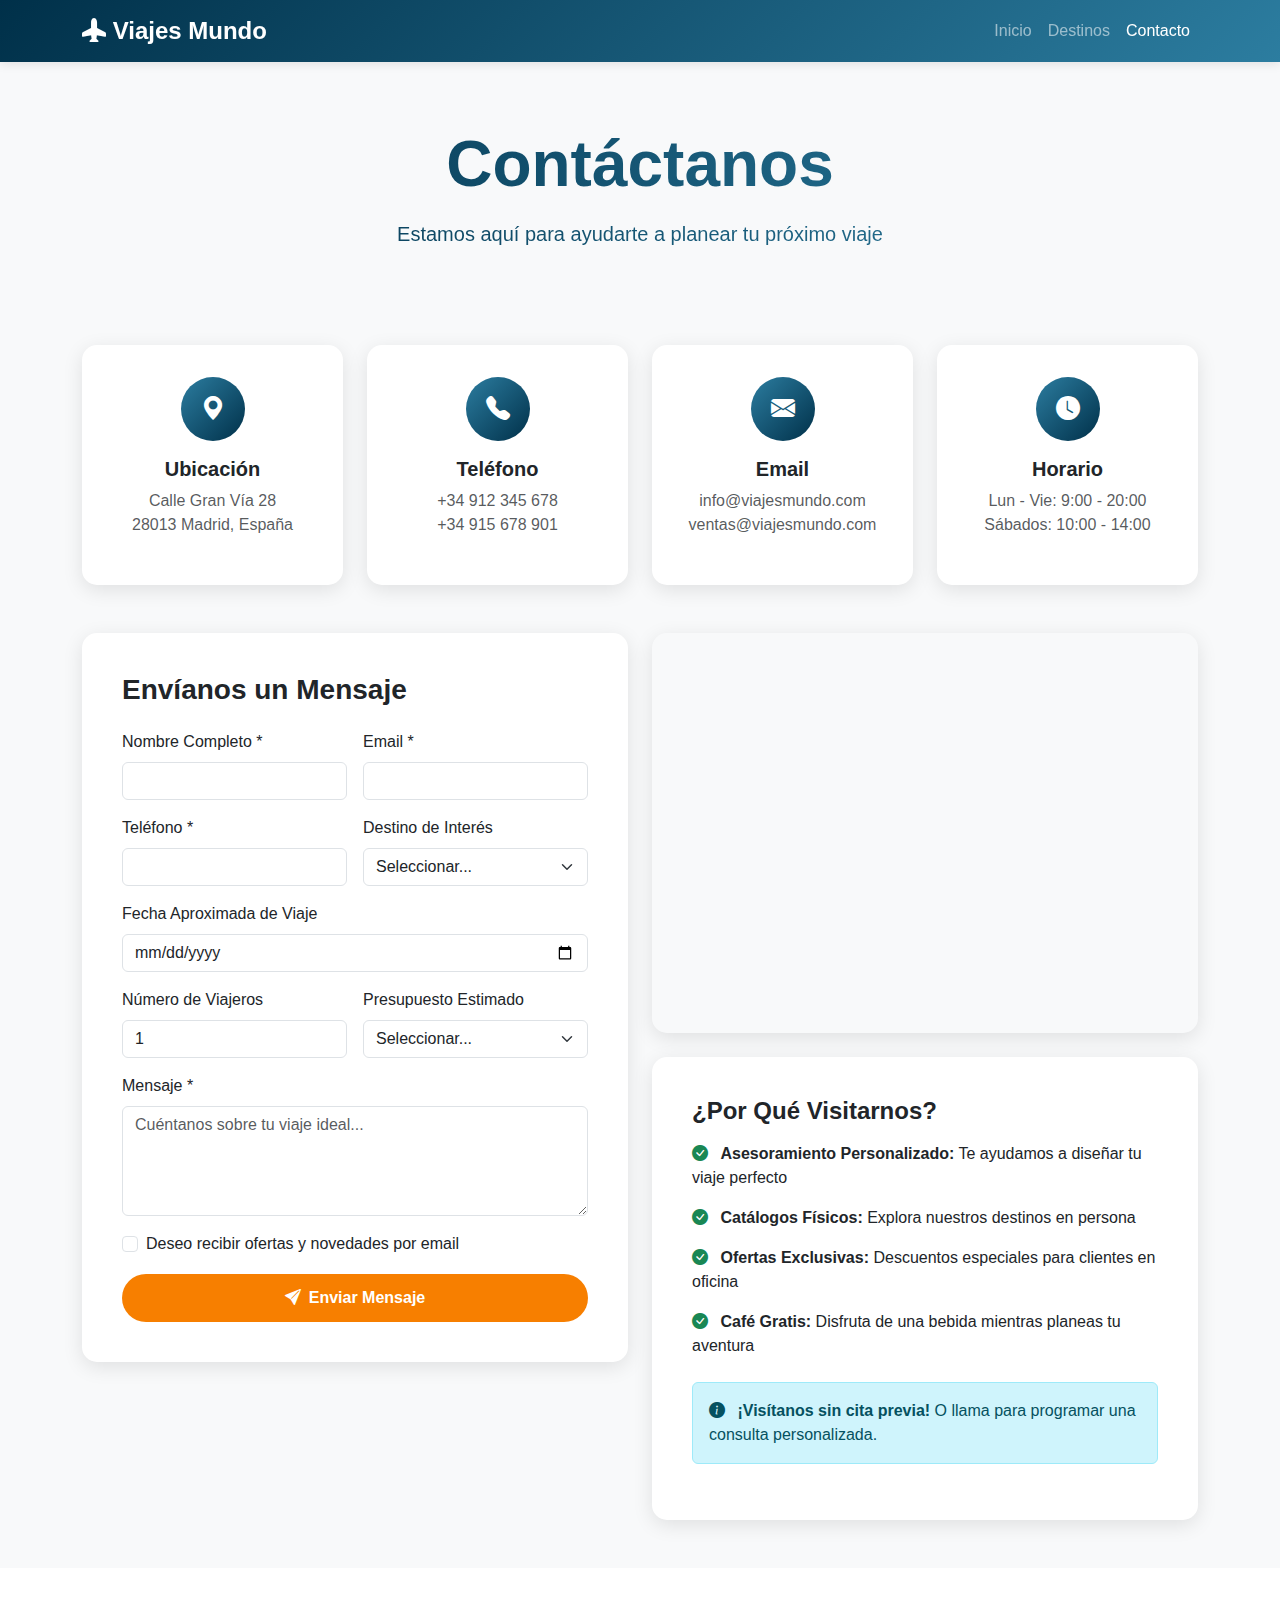
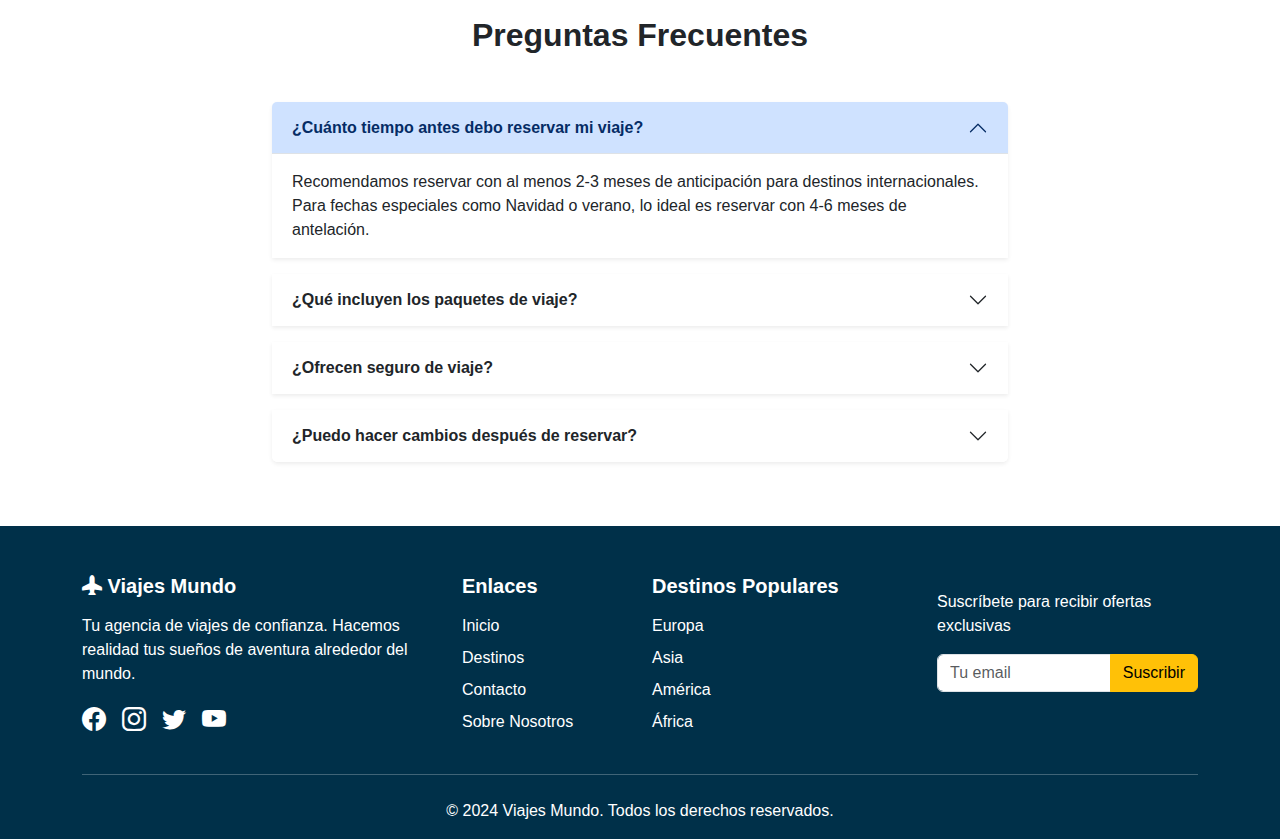
<file: pages/contacto.html>
<!DOCTYPE html>
<html lang="es">

<head>
    <meta charset="UTF-8">
    <meta name="viewport" content="width=device-width, initial-scale=1.0">
    <title>Contacto - Viajes Mundo - Agencia de Viajes</title>
    <link href="https://cdn.jsdelivr.net/npm/bootstrap@5.3.0/dist/css/bootstrap.min.css" rel="stylesheet">
    <link rel="stylesheet" href="https://cdn.jsdelivr.net/npm/bootstrap-icons@1.10.0/font/bootstrap-icons.css">
    <link rel="stylesheet" href="../css/style.css">
</head>

<body class="pages-page">
    <nav class="navbar navbar-expand-lg navbar-dark sticky-top">
        <div class="container">
            <a class="navbar-brand" href="../index.html">
                <i class="bi bi-airplane-fill"></i> Viajes Mundo
            </a>
            <button class="navbar-toggler" type="button" data-bs-toggle="collapse" data-bs-target="#navbarNav">
                <span class="navbar-toggler-icon"></span>
            </button>
            <div class="collapse navbar-collapse" id="navbarNav">
                <ul class="navbar-nav ms-auto">
                    <li class="nav-item">
                        <a class="nav-link" href="../index.html">Inicio</a>
                    </li>
                    <li class="nav-item">
                        <a class="nav-link" href="destinos.html">Destinos</a>
                    </li>
                    <li class="nav-item">
                        <a class="nav-link active" href="contacto.html">Contacto</a>
                    </li>
                </ul>
            </div>
        </div>
    </nav>

    <!-- Page Header -->
    <div class="page-header">
        <div class="container">
            <h1 class="display-3 fw-bold mb-3">Contáctanos</h1>
            <p class="lead">Estamos aquí para ayudarte a planear tu próximo viaje</p>
        </div>
    </div>

    <!-- Información de Contacto -->
    <section class="py-5">
        <div class="container">
            <div class="row g-4 mb-5">
                <div class="col-md-6 col-lg-3">
                    <div class="contact-info-card text-center">
                        <div class="contact-icon mx-auto">
                            <i class="bi bi-geo-alt-fill"></i>
                        </div>
                        <h5 class="fw-bold mb-2">Ubicación</h5>
                        <p class="text-muted">Calle Gran Vía 28<br>28013 Madrid, España</p>
                    </div>
                </div>
                <div class="col-md-6 col-lg-3">
                    <div class="contact-info-card text-center">
                        <div class="contact-icon mx-auto">
                            <i class="bi bi-telephone-fill"></i>
                        </div>
                        <h5 class="fw-bold mb-2">Teléfono</h5>
                        <p class="text-muted">+34 912 345 678<br>+34 915 678 901</p>
                    </div>
                </div>
                <div class="col-md-6 col-lg-3">
                    <div class="contact-info-card text-center">
                        <div class="contact-icon mx-auto">
                            <i class="bi bi-envelope-fill"></i>
                        </div>
                        <h5 class="fw-bold mb-2">Email</h5>
                        <p class="text-muted">info@viajesmundo.com<br>ventas@viajesmundo.com</p>
                    </div>
                </div>
                <div class="col-md-6 col-lg-3">
                    <div class="contact-info-card text-center">
                        <div class="contact-icon mx-auto">
                            <i class="bi bi-clock-fill"></i>
                        </div>
                        <h5 class="fw-bold mb-2">Horario</h5>
                        <p class="text-muted">Lun - Vie: 9:00 - 20:00<br>Sábados: 10:00 - 14:00</p>
                    </div>
                </div>
            </div>

            <!-- Formulario y Mapa -->
            <div class="row g-4">
                <div class="col-lg-6">
                    <div class="contact-form">
                        <h3 class="fw-bold mb-4">Envíanos un Mensaje</h3>
                        <form id="contactForm">
                            <div class="row g-3">
                                <div class="col-md-6">
                                    <label class="form-label">Nombre Completo *</label>
                                    <input type="text" class="form-control" required>
                                </div>
                                <div class="col-md-6">
                                    <label class="form-label">Email *</label>
                                    <input type="email" class="form-control" required>
                                </div>
                                <div class="col-md-6">
                                    <label class="form-label">Teléfono *</label>
                                    <input type="tel" class="form-control" required>
                                </div>
                                <div class="col-md-6">
                                    <label class="form-label">Destino de Interés</label>
                                    <select class="form-select">
                                        <option selected>Seleccionar...</option>
                                        <option>Europa</option>
                                        <option>Asia</option>
                                        <option>América</option>
                                        <option>África</option>
                                        <option>Oceanía</option>
                                    </select>
                                </div>
                                <div class="col-12">
                                    <label class="form-label">Fecha Aproximada de Viaje</label>
                                    <input type="date" class="form-control">
                                </div>
                                <div class="col-md-6">
                                    <label class="form-label">Número de Viajeros</label>
                                    <input type="number" class="form-control" min="1" value="1">
                                </div>
                                <div class="col-md-6">
                                    <label class="form-label">Presupuesto Estimado</label>
                                    <select class="form-select">
                                        <option selected>Seleccionar...</option>
                                        <option>Menos de $1,000</option>
                                        <option>$1,000 - $2,000</option>
                                        <option>$2,000 - $3,000</option>
                                        <option>Más de $3,000</option>
                                    </select>
                                </div>
                                <div class="col-12">
                                    <label class="form-label">Mensaje *</label>
                                    <textarea class="form-control" rows="4" required
                                        placeholder="Cuéntanos sobre tu viaje ideal..."></textarea>
                                </div>
                                <div class="col-12">
                                    <div class="form-check">
                                        <input class="form-check-input" type="checkbox" id="newsletter">
                                        <label class="form-check-label" for="newsletter">
                                            Deseo recibir ofertas y novedades por email
                                        </label>
                                    </div>
                                </div>
                                <div class="col-12">
                                    <button type="submit" class="btn btn-custom">
                                        <i class="bi bi-send-fill me-2"></i>Enviar Mensaje
                                    </button>
                                </div>
                            </div>
                        </form>
                    </div>
                </div>
                <div class="col-lg-6">
                    <div class="map-container mb-4">
                        <iframe
                            src="https://www.google.com/maps/embed?pb=!1m18!1m12!1m3!1d3037.0883723850393!2d-3.7037901999999996!3d40.416775!2m3!1f0!2f0!3f0!3m2!1i1024!2i768!4f13.1!3m3!1m2!1s0xd422997800a3c81%3A0xc436dec1618c2269!2sMadrid%2C%20Spain!5e0!3m2!1sen!2s!4v1234567890123!5m2!1sen!2s"
                            width="100%" height="100%" style="border:0;" allowfullscreen="" loading="lazy">
                        </iframe>
                    </div>
                    <div class="contact-form">
                        <h4 class="fw-bold mb-3">¿Por Qué Visitarnos?</h4>
                        <ul class="list-unstyled">
                            <li class="mb-3">
                                <i class="bi bi-check-circle-fill text-success me-2"></i>
                                <strong>Asesoramiento Personalizado:</strong> Te ayudamos a diseñar tu viaje perfecto
                            </li>
                            <li class="mb-3">
                                <i class="bi bi-check-circle-fill text-success me-2"></i>
                                <strong>Catálogos Físicos:</strong> Explora nuestros destinos en persona
                            </li>
                            <li class="mb-3">
                                <i class="bi bi-check-circle-fill text-success me-2"></i>
                                <strong>Ofertas Exclusivas:</strong> Descuentos especiales para clientes en oficina
                            </li>
                            <li class="mb-3">
                                <i class="bi bi-check-circle-fill text-success me-2"></i>
                                <strong>Café Gratis:</strong> Disfruta de una bebida mientras planeas tu aventura
                            </li>
                        </ul>
                        <div class="alert alert-info mt-4">
                            <i class="bi bi-info-circle-fill me-2"></i>
                            <strong>¡Visítanos sin cita previa!</strong> O llama para programar una consulta
                            personalizada.
                        </div>
                    </div>
                </div>
            </div>
        </div>
    </section>

    <!-- Preguntas Frecuentes -->
    <section class="py-5 bg-white">
        <div class="container">
            <h2 class="text-center fw-bold mb-5">Preguntas Frecuentes</h2>
            <div class="row">
                <div class="col-lg-8 mx-auto">
                    <div class="accordion" id="faqAccordion">
                        <div class="accordion-item mb-3 border-0 shadow-sm">
                            <h2 class="accordion-header">
                                <button class="accordion-button fw-bold" type="button" data-bs-toggle="collapse"
                                    data-bs-target="#faq1">
                                    ¿Cuánto tiempo antes debo reservar mi viaje?
                                </button>
                            </h2>
                            <div id="faq1" class="accordion-collapse collapse show" data-bs-parent="#faqAccordion">
                                <div class="accordion-body">
                                    Recomendamos reservar con al menos 2-3 meses de anticipación para destinos
                                    internacionales. Para fechas especiales como Navidad o verano, lo ideal es reservar
                                    con 4-6 meses de antelación.
                                </div>
                            </div>
                        </div>
                        <div class="accordion-item mb-3 border-0 shadow-sm">
                            <h2 class="accordion-header">
                                <button class="accordion-button collapsed fw-bold" type="button"
                                    data-bs-toggle="collapse" data-bs-target="#faq2">
                                    ¿Qué incluyen los paquetes de viaje?
                                </button>
                            </h2>
                            <div id="faq2" class="accordion-collapse collapse" data-bs-parent="#faqAccordion">
                                <div class="accordion-body">
                                    Nuestros paquetes típicamente incluyen vuelos, alojamiento, algunos traslados y
                                    tours seleccionados. Cada paquete es diferente y personalizable según tus
                                    necesidades.
                                </div>
                            </div>
                        </div>
                        <div class="accordion-item mb-3 border-0 shadow-sm">
                            <h2 class="accordion-header">
                                <button class="accordion-button collapsed fw-bold" type="button"
                                    data-bs-toggle="collapse" data-bs-target="#faq3">
                                    ¿Ofrecen seguro de viaje?
                                </button>
                            </h2>
                            <div id="faq3" class="accordion-collapse collapse" data-bs-parent="#faqAccordion">
                                <div class="accordion-body">
                                    Sí, ofrecemos diferentes opciones de seguros de viaje que cubren cancelaciones,
                                    emergencias médicas, pérdida de equipaje y más.
                                </div>
                            </div>
                        </div>
                        <div class="accordion-item mb-3 border-0 shadow-sm">
                            <h2 class="accordion-header">
                                <button class="accordion-button collapsed fw-bold" type="button"
                                    data-bs-toggle="collapse" data-bs-target="#faq4">
                                    ¿Puedo hacer cambios después de reservar?
                                </button>
                            </h2>
                            <div id="faq4" class="accordion-collapse collapse" data-bs-parent="#faqAccordion">
                                <div class="accordion-body">
                                    Dependiendo del tipo de tarifa y las políticas de las aerolíneas/hoteles, es posible
                                    hacer cambios. Algunos pueden tener cargos adicionales. Te asesoramos en cada caso.
                                </div>
                            </div>
                        </div>
                    </div>
                </div>
            </div>
        </div>
    </section>

    <!-- Footer -->
    <footer>
        <div class="container">
            <div class="row g-4">
                <div class="col-lg-4 col-md-6">
                    <h5 class="fw-bold mb-3"><i class="bi bi-airplane-fill"></i> Viajes Mundo</h5>
                    <p>Tu agencia de viajes de confianza. Hacemos realidad tus sueños de aventura alrededor del mundo.
                    </p>
                    <div class="d-flex gap-3 mt-3">
                        <a href="#" class="text-white fs-4"><i class="bi bi-facebook"></i></a>
                        <a href="#" class="text-white fs-4"><i class="bi bi-instagram"></i></a>
                        <a href="#" class="text-white fs-4"><i class="bi bi-twitter"></i></a>
                        <a href="#" class="text-white fs-4"><i class="bi bi-youtube"></i></a>
                    </div>
                </div>
                <div class="col-lg-2 col-md-6">
                    <h5 class="fw-bold mb-3">Enlaces</h5>
                    <ul class="list-unstyled footer-links">
                        <li class="mb-2"><a href="../index.html">Inicio</a></li>
                        <li class="mb-2"><a href="destinos.html">Destinos</a></li>
                        <li class="mb-2"><a href="contacto.html">Contacto</a></li>
                        <li class="mb-2"><a href="#">Sobre Nosotros</a></li>
                    </ul>
                </div>
                <div class="col-lg-3 col-md-6">
                    <h5 class="fw-bold mb-3">Destinos Populares</h5>
                    <ul class="list-unstyled footer-links">
                        <li class="mb-2"><a href="#">Europa</a></li>
                        <li class="mb-2"><a href="#">Asia</a></li>
                        <li class="mb-2"><a href="#">América</a></li>
                        <li class="mb-2"><a href="#">África</a></li>
                    </ul>
                </div>
                <div class="col-lg-3 col-md-6">
                    <h5 class="fw-bold mb-3"></h5>
                    <p>Suscríbete para recibir ofertas exclusivas</p>
                    <div class="input-group">
                        <input type="email" class="form-control" placeholder="Tu email">
                        <button class="btn btn-warning" type="button">Suscribir</button>
                    </div>
                </div>
            </div>
            <hr class="my-4 bg-light">
            <div class="text-center">
                <p class="mb-0">&copy; 2024 Viajes Mundo. Todos los derechos reservados.</p>
            </div>
        </div>
    </footer>

    <script src="https://cdn.jsdelivr.net/npm/bootstrap@5.3.0/dist/js/bootstrap.bundle.min.js"></script>
    <script>
        // Validación del formulario
        document.getElementById('contactForm').addEventListener('submit', function (e) {
            e.preventDefault();
            alert('¡Gracias por tu mensaje! Nos pondremos en contacto contigo pronto.');
            this.reset();
        });
    </script>
</body>

</html>
</file>
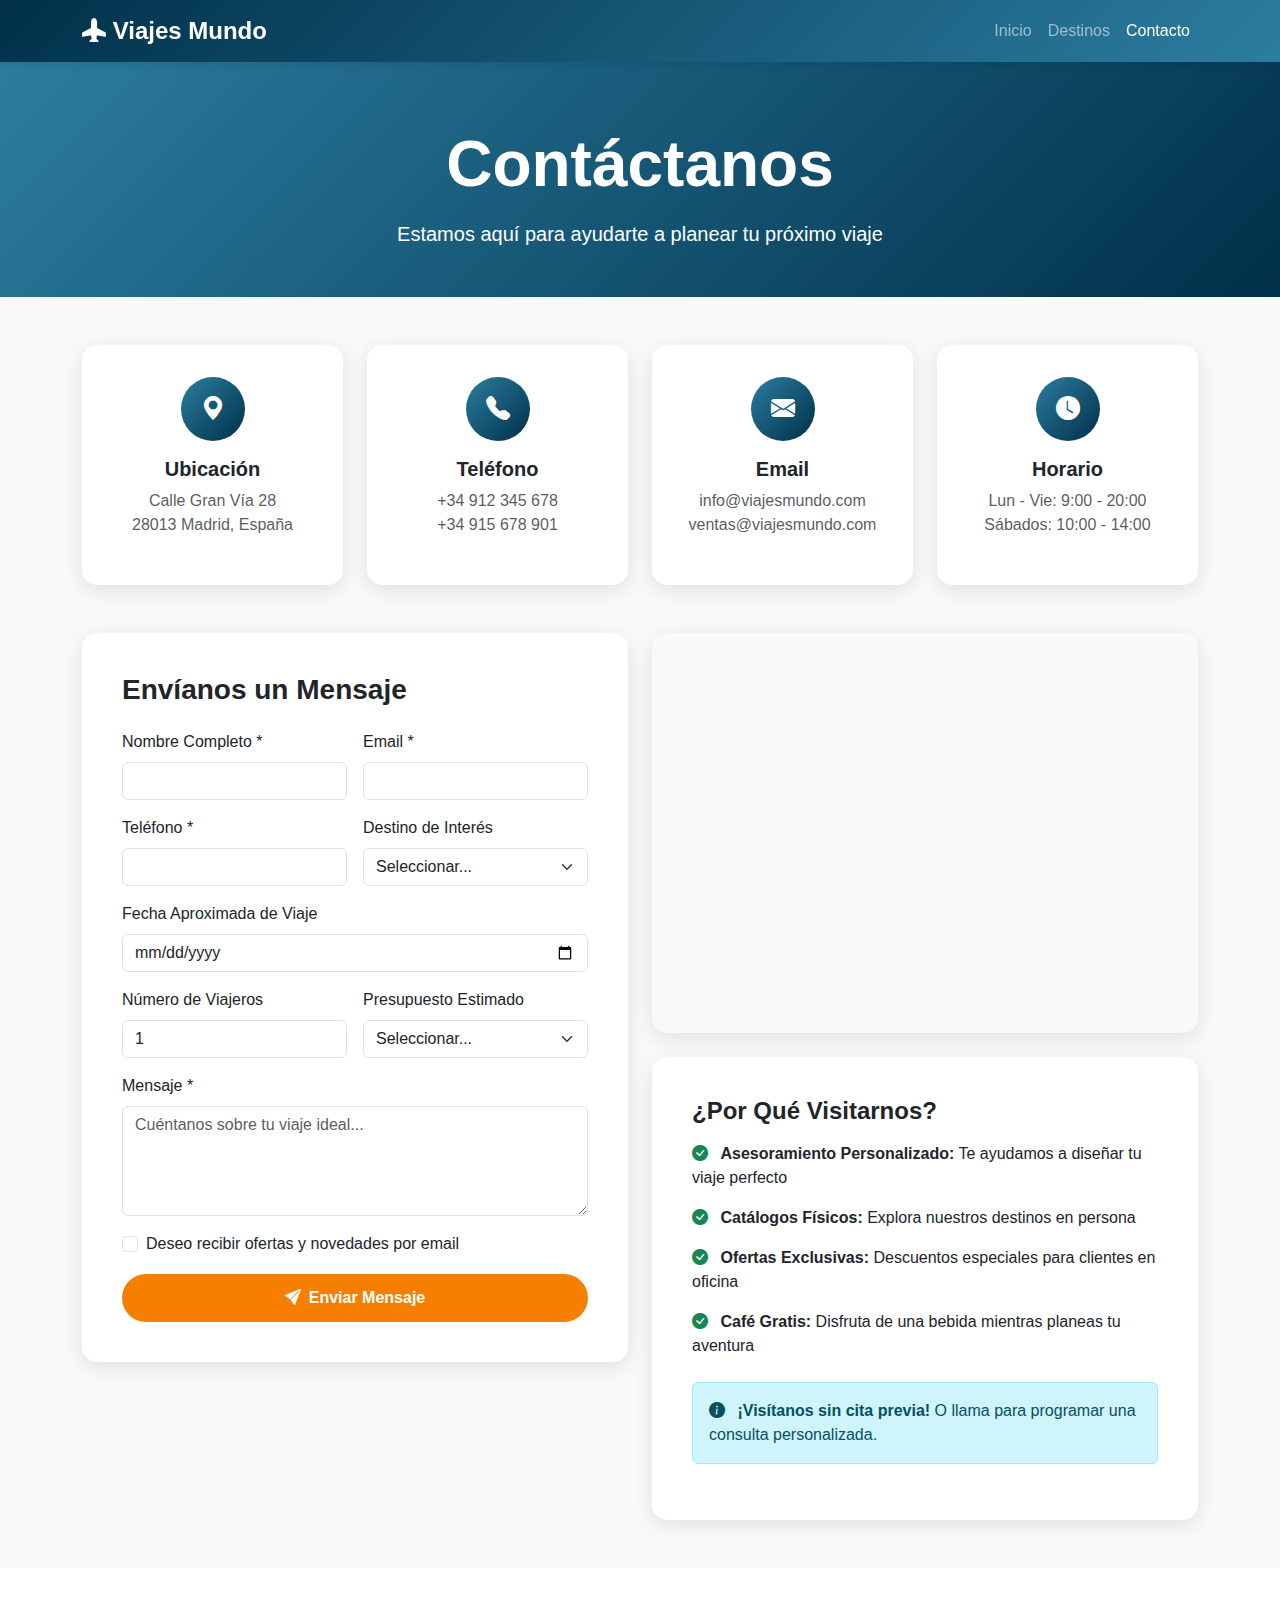
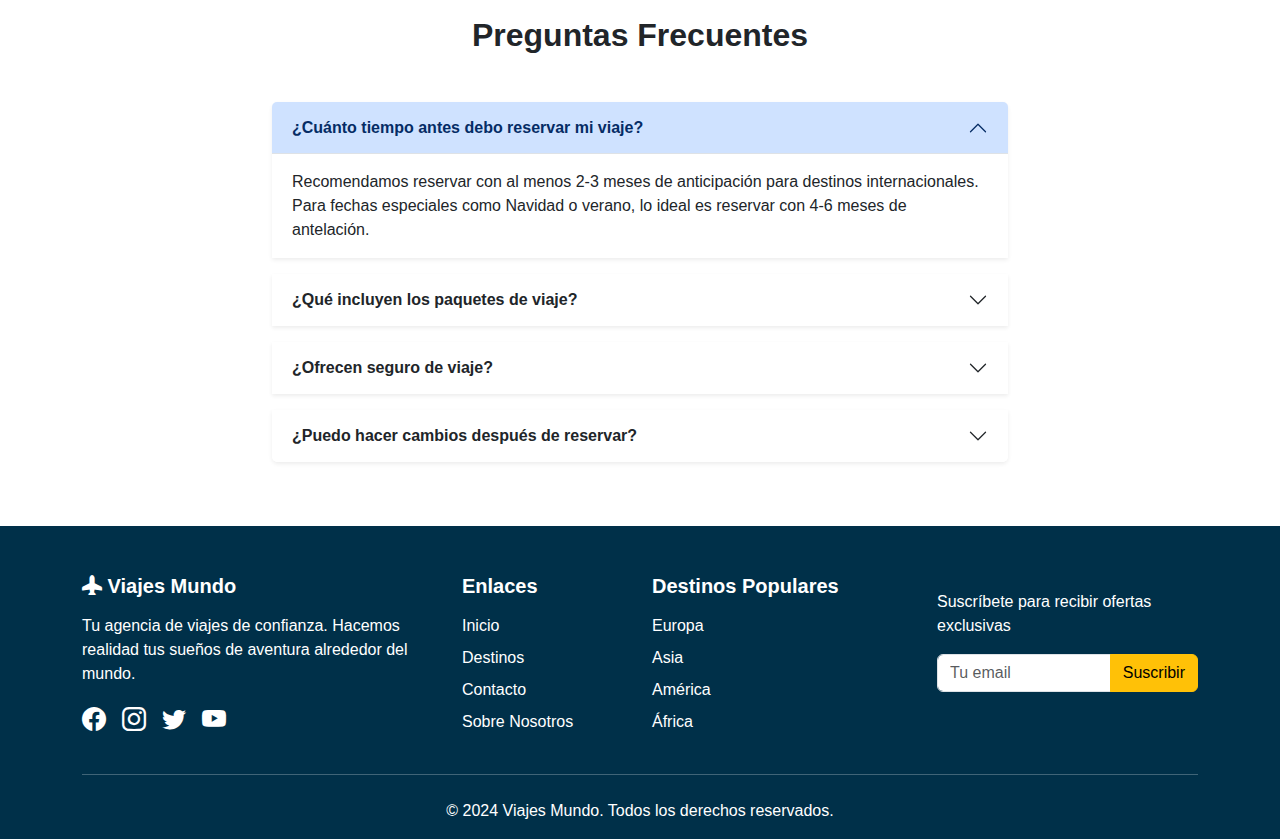
<file: Paginas/Contacto.html>
<!DOCTYPE html>
<html lang="es">
<head>
    <meta charset="UTF-8">
    <meta name="viewport" content="width=device-width, initial-scale=1.0">
    <title>Contacto - Viajes Mundo - Agencia de Viajes</title>
    <link href="https://cdn.jsdelivr.net/npm/bootstrap@5.3.0/dist/css/bootstrap.min.css" rel="stylesheet">
    <link rel="stylesheet" href="https://cdn.jsdelivr.net/npm/bootstrap-icons@1.10.0/font/bootstrap-icons.css">
    <style>
        :root {
            --primary-color: #2c7da0;
            --secondary-color: #f77f00;
            --dark-color: #003049;
        }
       
        body {
            font-family: 'Segoe UI', Tahoma, Geneva, Verdana, sans-serif;
            background-color: #f8f9fa;
        }
       
        .navbar {
            background: linear-gradient(135deg, var(--dark-color), var(--primary-color));
            box-shadow: 0 2px 10px rgba(0,0,0,0.1);
        }
       
        .navbar-brand {
            font-weight: bold;
            font-size: 1.5rem;
        }
       
        .page-header {
            background: linear-gradient(135deg, var(--primary-color), var(--dark-color));
            color: white;
            padding: 4rem 0 2rem;
            text-align: center;
        }
       
        .contact-form {
            background-color: white;
            padding: 2.5rem;
            border-radius: 15px;
            box-shadow: 0 5px 20px rgba(0,0,0,0.1);
        }
       
        .contact-info-card {
            background-color: white;
            padding: 2rem;
            border-radius: 15px;
            box-shadow: 0 5px 20px rgba(0,0,0,0.1);
            height: 100%;
            transition: transform 0.3s ease;
        }
       
        .contact-info-card:hover {
            transform: translateY(-5px);
        }
       
        .contact-icon {
            width: 4rem;
            height: 4rem;
            background: linear-gradient(135deg, var(--primary-color), var(--dark-color));
            border-radius: 50%;
            display: flex;
            align-items: center;
            justify-content: center;
            color: white;
            font-size: 1.5rem;
            margin-bottom: 1rem;
        }
       
        .map-container {
            height: 25rem;
            border-radius: 15px;
            overflow: hidden;
            box-shadow: 0 5px 20px rgba(0,0,0,0.1);
        }
       
        .btn-custom {
            background-color: var(--secondary-color);
            color: white;
            padding: 0.75rem 2rem;
            border-radius: 50px;
            border: none;
            font-weight: bold;
            transition: all 0.3s ease;
            width: 100%;
        }
       
        .btn-custom:hover {
            background-color: #dc2f02;
            transform: scale(1.02);
            color: white;
        }
       
        .form-control:focus, .form-select:focus {
            border-color: var(--primary-color);
            box-shadow: 0 0 0 0.2rem rgba(44, 125, 160, 0.25);
        }
       
        footer {
            background-color: var(--dark-color);
            color: white;
            padding: 3rem 0 1rem;
        }
       
        .footer-links a {
            color: white;
            text-decoration: none;
            transition: color 0.3s ease;
        }
       
        .footer-links a:hover {
            color: var(--secondary-color);
        }
       
        @media (max-width: 768px) {
            .map-container {
                height: 18rem;
            }
           
            .contact-form {
                padding: 1.5rem;
            }
        }
    </style>
</head>
<body>
    <nav class="navbar navbar-expand-lg navbar-dark sticky-top">
        <div class="container">
            <a class="navbar-brand" href="index.html">
                <i class="bi bi-airplane-fill"></i> Viajes Mundo
            </a>
            <button class="navbar-toggler" type="button" data-bs-toggle="collapse" data-bs-target="#navbarNav">
                <span class="navbar-toggler-icon"></span>
            </button>
            <div class="collapse navbar-collapse" id="navbarNav">
                <ul class="navbar-nav ms-auto">
                    <li class="nav-item">
                        <a class="nav-link" href="index.html">Inicio</a>
                    </li>
                    <li class="nav-item">
                        <a class="nav-link" href="destinos.html">Destinos</a>
                    </li>
                    <li class="nav-item">
                        <a class="nav-link active" href="contacto.html">Contacto</a>
                    </li>
                </ul>
            </div>
        </div>
    </nav>

    <!-- Page Header -->
    <div class="page-header">
        <div class="container">
            <h1 class="display-3 fw-bold mb-3">Contáctanos</h1>
            <p class="lead">Estamos aquí para ayudarte a planear tu próximo viaje</p>
        </div>
    </div>

    <!-- Información de Contacto -->
    <section class="py-5">
        <div class="container">
            <div class="row g-4 mb-5">
                <div class="col-md-6 col-lg-3">
                    <div class="contact-info-card text-center">
                        <div class="contact-icon mx-auto">
                            <i class="bi bi-geo-alt-fill"></i>
                        </div>
                        <h5 class="fw-bold mb-2">Ubicación</h5>
                        <p class="text-muted">Calle Gran Vía 28<br>28013 Madrid, España</p>
                    </div>
                </div>
                <div class="col-md-6 col-lg-3">
                    <div class="contact-info-card text-center">
                        <div class="contact-icon mx-auto">
                            <i class="bi bi-telephone-fill"></i>
                        </div>
                        <h5 class="fw-bold mb-2">Teléfono</h5>
                        <p class="text-muted">+34 912 345 678<br>+34 915 678 901</p>
                    </div>
                </div>
                <div class="col-md-6 col-lg-3">
                    <div class="contact-info-card text-center">
                        <div class="contact-icon mx-auto">
                            <i class="bi bi-envelope-fill"></i>
                        </div>
                        <h5 class="fw-bold mb-2">Email</h5>
                        <p class="text-muted">info@viajesmundo.com<br>ventas@viajesmundo.com</p>
                    </div>
                </div>
                <div class="col-md-6 col-lg-3">
                    <div class="contact-info-card text-center">
                        <div class="contact-icon mx-auto">
                            <i class="bi bi-clock-fill"></i>
                        </div>
                        <h5 class="fw-bold mb-2">Horario</h5>
                        <p class="text-muted">Lun - Vie: 9:00 - 20:00<br>Sábados: 10:00 - 14:00</p>
                    </div>
                </div>
            </div>

            <!-- Formulario y Mapa -->
            <div class="row g-4">
                <div class="col-lg-6">
                    <div class="contact-form">
                        <h3 class="fw-bold mb-4">Envíanos un Mensaje</h3>
                        <form id="contactForm">
                            <div class="row g-3">
                                <div class="col-md-6">
                                    <label class="form-label">Nombre Completo *</label>
                                    <input type="text" class="form-control" required>
                                </div>
                                <div class="col-md-6">
                                    <label class="form-label">Email *</label>
                                    <input type="email" class="form-control" required>
                                </div>
                                <div class="col-md-6">
                                    <label class="form-label">Teléfono *</label>
                                    <input type="tel" class="form-control" required>
                                </div>
                                <div class="col-md-6">
                                    <label class="form-label">Destino de Interés</label>
                                    <select class="form-select">
                                        <option selected>Seleccionar...</option>
                                        <option>Europa</option>
                                        <option>Asia</option>
                                        <option>América</option>
                                        <option>África</option>
                                        <option>Oceanía</option>
                                    </select>
                                </div>
                                <div class="col-12">
                                    <label class="form-label">Fecha Aproximada de Viaje</label>
                                    <input type="date" class="form-control">
                                </div>
                                <div class="col-md-6">
                                    <label class="form-label">Número de Viajeros</label>
                                    <input type="number" class="form-control" min="1" value="1">
                                </div>
                                <div class="col-md-6">
                                    <label class="form-label">Presupuesto Estimado</label>
                                    <select class="form-select">
                                        <option selected>Seleccionar...</option>
                                        <option>Menos de $1,000</option>
                                        <option>$1,000 - $2,000</option>
                                        <option>$2,000 - $3,000</option>
                                        <option>Más de $3,000</option>
                                    </select>
                                </div>
                                <div class="col-12">
                                    <label class="form-label">Mensaje *</label>
                                    <textarea class="form-control" rows="4" required placeholder="Cuéntanos sobre tu viaje ideal..."></textarea>
                                </div>
                                <div class="col-12">
                                    <div class="form-check">
                                        <input class="form-check-input" type="checkbox" id="newsletter">
                                        <label class="form-check-label" for="newsletter">
                                            Deseo recibir ofertas y novedades por email
                                        </label>
                                    </div>
                                </div>
                                <div class="col-12">
                                    <button type="submit" class="btn btn-custom">
                                        <i class="bi bi-send-fill me-2"></i>Enviar Mensaje
                                    </button>
                                </div>
                            </div>
                        </form>
                    </div>
                </div>
                <div class="col-lg-6">
                    <div class="map-container mb-4">
                        <iframe
                            src="https://www.google.com/maps/embed?pb=!1m18!1m12!1m3!1d3037.0883723850393!2d-3.7037901999999996!3d40.416775!2m3!1f0!2f0!3f0!3m2!1i1024!2i768!4f13.1!3m3!1m2!1s0xd422997800a3c81%3A0xc436dec1618c2269!2sMadrid%2C%20Spain!5e0!3m2!1sen!2s!4v1234567890123!5m2!1sen!2s"
                            width="100%"
                            height="100%"
                            style="border:0;"
                            allowfullscreen=""
                            loading="lazy">
                        </iframe>
                    </div>
                    <div class="contact-form">
                        <h4 class="fw-bold mb-3">¿Por Qué Visitarnos?</h4>
                        <ul class="list-unstyled">
                            <li class="mb-3">
                                <i class="bi bi-check-circle-fill text-success me-2"></i>
                                <strong>Asesoramiento Personalizado:</strong> Te ayudamos a diseñar tu viaje perfecto
                            </li>
                            <li class="mb-3">
                                <i class="bi bi-check-circle-fill text-success me-2"></i>
                                <strong>Catálogos Físicos:</strong> Explora nuestros destinos en persona
                            </li>
                            <li class="mb-3">
                                <i class="bi bi-check-circle-fill text-success me-2"></i>
                                <strong>Ofertas Exclusivas:</strong> Descuentos especiales para clientes en oficina
                            </li>
                            <li class="mb-3">
                                <i class="bi bi-check-circle-fill text-success me-2"></i>
                                <strong>Café Gratis:</strong> Disfruta de una bebida mientras planeas tu aventura
                            </li>
                        </ul>
                        <div class="alert alert-info mt-4">
                            <i class="bi bi-info-circle-fill me-2"></i>
                            <strong>¡Visítanos sin cita previa!</strong> O llama para programar una consulta personalizada.
                        </div>
                    </div>
                </div>
            </div>
        </div>
    </section>

    <!-- Preguntas Frecuentes -->
    <section class="py-5 bg-white">
        <div class="container">
            <h2 class="text-center fw-bold mb-5">Preguntas Frecuentes</h2>
            <div class="row">
                <div class="col-lg-8 mx-auto">
                    <div class="accordion" id="faqAccordion">
                        <div class="accordion-item mb-3 border-0 shadow-sm">
                            <h2 class="accordion-header">
                                <button class="accordion-button fw-bold" type="button" data-bs-toggle="collapse" data-bs-target="#faq1">
                                    ¿Cuánto tiempo antes debo reservar mi viaje?
                                </button>
                            </h2>
                            <div id="faq1" class="accordion-collapse collapse show" data-bs-parent="#faqAccordion">
                                <div class="accordion-body">
                                    Recomendamos reservar con al menos 2-3 meses de anticipación para destinos internacionales. Para fechas especiales como Navidad o verano, lo ideal es reservar con 4-6 meses de antelación.
                                </div>
                            </div>
                        </div>
                        <div class="accordion-item mb-3 border-0 shadow-sm">
                            <h2 class="accordion-header">
                                <button class="accordion-button collapsed fw-bold" type="button" data-bs-toggle="collapse" data-bs-target="#faq2">
                                    ¿Qué incluyen los paquetes de viaje?
                                </button>
                            </h2>
                            <div id="faq2" class="accordion-collapse collapse" data-bs-parent="#faqAccordion">
                                <div class="accordion-body">
                                    Nuestros paquetes típicamente incluyen vuelos, alojamiento, algunos traslados y tours seleccionados. Cada paquete es diferente y personalizable según tus necesidades.
                                </div>
                            </div>
                        </div>
                        <div class="accordion-item mb-3 border-0 shadow-sm">
                            <h2 class="accordion-header">
                                <button class="accordion-button collapsed fw-bold" type="button" data-bs-toggle="collapse" data-bs-target="#faq3">
                                    ¿Ofrecen seguro de viaje?
                                </button>
                            </h2>
                            <div id="faq3" class="accordion-collapse collapse" data-bs-parent="#faqAccordion">
                                <div class="accordion-body">
                                    Sí, ofrecemos diferentes opciones de seguros de viaje que cubren cancelaciones, emergencias médicas, pérdida de equipaje y más.
                                </div>
                            </div>
                        </div>
                        <div class="accordion-item mb-3 border-0 shadow-sm">
                            <h2 class="accordion-header">
                                <button class="accordion-button collapsed fw-bold" type="button" data-bs-toggle="collapse" data-bs-target="#faq4">
                                    ¿Puedo hacer cambios después de reservar?
                                </button>
                            </h2>
                            <div id="faq4" class="accordion-collapse collapse" data-bs-parent="#faqAccordion">
                                <div class="accordion-body">
                                    Dependiendo del tipo de tarifa y las políticas de las aerolíneas/hoteles, es posible hacer cambios. Algunos pueden tener cargos adicionales. Te asesoramos en cada caso.
                                </div>
                            </div>
                        </div>
                    </div>
                </div>
            </div>
        </div>
    </section>

    <!-- Footer -->
    <footer>
        <div class="container">
            <div class="row g-4">
                <div class="col-lg-4 col-md-6">
                    <h5 class="fw-bold mb-3"><i class="bi bi-airplane-fill"></i> Viajes Mundo</h5>
                    <p>Tu agencia de viajes de confianza. Hacemos realidad tus sueños de aventura alrededor del mundo.</p>
                    <div class="d-flex gap-3 mt-3">
                        <a href="#" class="text-white fs-4"><i class="bi bi-facebook"></i></a>
                        <a href="#" class="text-white fs-4"><i class="bi bi-instagram"></i></a>
                        <a href="#" class="text-white fs-4"><i class="bi bi-twitter"></i></a>
                        <a href="#" class="text-white fs-4"><i class="bi bi-youtube"></i></a>
                    </div>
                </div>
                <div class="col-lg-2 col-md-6">
                    <h5 class="fw-bold mb-3">Enlaces</h5>
                    <ul class="list-unstyled footer-links">
                        <li class="mb-2"><a href="index.html">Inicio</a></li>
                        <li class="mb-2"><a href="destinos.html">Destinos</a></li>
                        <li class="mb-2"><a href="contacto.html">Contacto</a></li>
                        <li class="mb-2"><a href="#">Sobre Nosotros</a></li>
                    </ul>
                </div>
                <div class="col-lg-3 col-md-6">
                    <h5 class="fw-bold mb-3">Destinos Populares</h5>
                    <ul class="list-unstyled footer-links">
                        <li class="mb-2"><a href="#">Europa</a></li>
                        <li class="mb-2"><a href="#">Asia</a></li>
                        <li class="mb-2"><a href="#">América</a></li>
                        <li class="mb-2"><a href="#">África</a></li>
                    </ul>
                </div>
                <div class="col-lg-3 col-md-6">
                    <h5 class="fw-bold mb-3"></h5>
                    <p>Suscríbete para recibir ofertas exclusivas</p>
                    <div class="input-group">
                        <input type="email" class="form-control" placeholder="Tu email">
                        <button class="btn btn-warning" type="button">Suscribir</button>
                    </div>
                </div>
            </div>
            <hr class="my-4 bg-light">
            <div class="text-center">
                <p class="mb-0">&copy; 2024 Viajes Mundo. Todos los derechos reservados.</p>
            </div>
        </div>
    </footer>

    <script src="https://cdn.jsdelivr.net/npm/bootstrap@5.3.0/dist/js/bootstrap.bundle.min.js"></script>
    <script>
        // Validación del formulario
        document.getElementById('contactForm').addEventListener('submit', function(e) {
            e.preventDefault();
            alert('¡Gracias por tu mensaje! Nos pondremos en contacto contigo pronto.');
            this.reset();
        });
    </script>
</body>
</html>
</file>
<file: css/style.css>
/* Variable Definitions */
:root {
    --primary-color: #2c7da0;
    --secondary-color: #f77f00;
    --dark-color: #003049;
}

/* Global Styles */
body {
    font-family: 'Segoe UI', Tahoma, Geneva, Verdana, sans-serif;
    background-color: #f8f9fa;
}

/* Common Components */
.navbar {
    background: linear-gradient(135deg, var(--dark-color), var(--primary-color));
    box-shadow: 0 2px 10px rgba(0, 0, 0, 0.1);
}

.navbar-brand {
    font-weight: bold;
    font-size: 1.5rem;
}

.section-title {
    color: var(--dark-color);
    font-weight: bold;
    margin-bottom: 2rem;
    position: relative;
    padding-bottom: 1rem;
}

.section-title::after {
    content: '';
    position: absolute;
    bottom: 0;
    left: 50%;
    transform: translateX(-50%);
    width: 5rem;
    height: 3px;
    background-color: var(--secondary-color);
}

.destination-card {
    transition: transform 0.3s ease, box-shadow 0.3s ease;
    height: 100%;
    border: none;
    border-radius: 15px;
    overflow: hidden;
}

.destination-card:hover {
    transform: translateY(-10px);
    box-shadow: 0 10px 30px rgba(0, 0, 0, 0.2);
}

.destination-card img {
    height: 15rem;
    object-fit: cover;
}

.price-tag {
    background-color: var(--secondary-color);
    color: white;
    padding: 0.5rem 1rem;
    border-radius: 25px;
    font-weight: bold;
    display: inline-block;
}

.btn-custom {
    background-color: var(--secondary-color);
    color: white;
    padding: 0.75rem 2rem;
    border-radius: 50px;
    border: none;
    font-weight: bold;
    transition: all 0.3s ease;
}

.btn-custom:hover {
    background-color: #dc2f02;
    transform: scale(1.05);
    color: white;
}

footer {
    background-color: var(--dark-color);
    color: white;
    padding: 3rem 0 1rem;
}

.footer-links a {
    color: white;
    text-decoration: none;
    transition: color 0.3s ease;
}

.footer-links a:hover {
    color: var(--secondary-color);
}

/* Hero Section (Home) */
.hero-section {
    background: linear-gradient(135deg, var(--primary-color), var(--dark-color));
    color: white;
    padding: 4rem 0;
    min-height: 60vh;
    display: flex;
    align-items: center;
}

.carousel-item img {
    height: 70vh;
    object-fit: cover;
}

.cta-section {
    background: linear-gradient(135deg, var(--secondary-color), #dc2f02);
    color: white;
    padding: 4rem 0;
}

/* Page Headers (Destinos & Contacto) */
.page-header {
    background: transparent; /* Marco sin fondo */
    padding: 4rem 0 2rem;
    text-align: center;
}

/* Títulos con degradado azul (igual al navbar) */
.page-header .display-3,
.page-header .lead {
    background: linear-gradient(90deg, var(--dark-color), var(--primary-color));
    -webkit-background-clip: text;
    -webkit-text-fill-color: transparent;
    background-clip: text;
    color: transparent;
}

/* Cards & Reviews */
.review-card {
    background-color: #f8f9fa;
    border-radius: 15px;
    padding: 2rem;
    margin-bottom: 1.5rem;
    box-shadow: 0 4px 15px rgba(0, 0, 0, 0.1);
}

.stars {
    color: #ffd700;
}

/* Contact & Forms */
.contact-form {
    background-color: white;
    padding: 2.5rem;
    border-radius: 15px;
    box-shadow: 0 5px 20px rgba(0, 0, 0, 0.1);
}

.contact-info-card {
    background-color: white;
    padding: 2rem;
    border-radius: 15px;
    box-shadow: 0 5px 20px rgba(0, 0, 0, 0.1);
    height: 100%;
    transition: transform 0.3s ease;
}

.contact-info-card:hover {
    transform: translateY(-5px);
}

.contact-icon {
    width: 4rem;
    height: 4rem;
    background: linear-gradient(135deg, var(--primary-color), var(--dark-color));
    border-radius: 50%;
    display: flex;
    align-items: center;
    justify-content: center;
    color: white;
    font-size: 1.5rem;
    margin-bottom: 1rem;
}

/* Map */
.map-container {
    height: 25rem;
    border-radius: 15px;
    overflow: hidden;
    box-shadow: 0 5px 20px rgba(0, 0, 0, 0.1);
}

/* Utilities */
.filter-btn {
    margin: 0.25rem;
    border-radius: 25px;
    padding: 0.5rem 1.5rem;
}

.filter-btn.active {
    background-color: var(--primary-color);
    color: white;
}

.form-control:focus,
.form-select:focus {
    border-color: var(--primary-color);
    box-shadow: 0 0 0 0.2rem rgba(44, 125, 160, 0.25);
}

/* Page Specific Overrides */
.pages-page .btn-custom {
    width: 100%;
}

.pages-page .btn-custom:hover {
    transform: scale(1.02);
}

/* Responsive Styles */
@media (max-width: 768px) {
    .carousel-item img {
        height: 40vh;
    }

    .hero-section {
        min-height: 40vh;
        padding: 2rem 0;
    }

    .map-container {
        height: 18rem;
    }

    .contact-form {
        padding: 1.5rem;
    }
}
</file>
